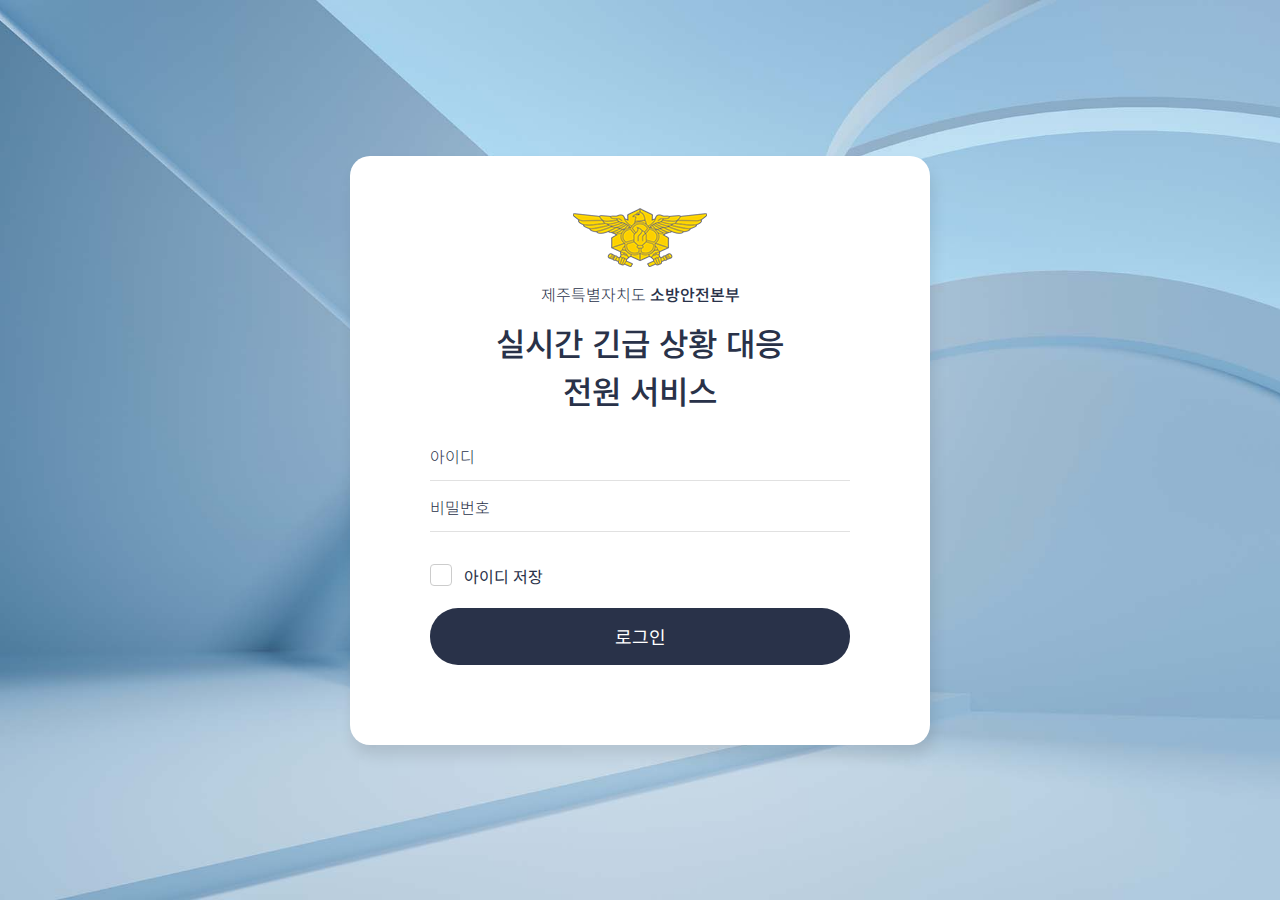
<file: login.html>
<!doctype html>
<html lang="ko">
<head>
<meta charset="utf-8">
<meta name="format-detection" content="telephone=no">
<meta http-equiv="X-UA-Compatible" content="IE=Edge">
<meta name="viewport" content="width=device-width, initial-scale=1.0">
<meta name="description" content="">
<meta name="keywords" content="">

<title>실시간 긴급 상황 대응 전원 서비스</title>
<link rel="stylesheet" href="css/style.css">
<!--[if lt IE 9]>
<script src="js/IE9.js"></script>
<script src="js/html5shiv.min.js"></script>
<script src="js/respond.min.js"></script>
<![endif]-->
</head>

<body class="layout-bgi page-login">

<div class="page-contents">
	<img src="images/logo.png" alt="">
	<p>제주특별자치도 <span>소방안전본부</span></p>
	<h1>실시간 긴급 상황 대응<br>전원 서비스</h1>
	<form>
		<div class="form-item">
			<label for="login-id" class="form-label">아이디</label>
			<input type="text" id="login-id" class="form-field">
		</div>
		<div class="form-item">
			<label for="login-password" class="form-label">비밀번호</label>
			<div>
				<input type="password" id="login-password" class="form-field">

				<!--비밀번호가 다른 경우, form-error에 'active' 클래스를 추가해주세요-->
				<p class="form-error"><i class="ico-warning"></i>비밀번호가 일치하지 않습니다.</p>
			</div>
		</div>
		<label class="checkbox-container" for="saveid">아이디 저장
			<input type="checkbox" id="saveid" name="saveid">
			<span class="checkmark"></span>
		</label>
		<button type="submit" class="btn btn-fill-primary">로그인</button>
	</form>
</div>

</body>
</html>
</file>
<file: css/style.css>
@charset "UTF-8";
@import url("https://fonts.googleapis.com/css?family=Noto+Sans+KR:300,400,500,700&display=swap&subset=korean");
* { -webkit-overflow-scrolling: touch; }

*, *::before, *::after { -webkit-box-sizing: border-box; box-sizing: border-box; }

html, body { min-height: 100%; }

html { font-size: 10px; font-family: "Apple SD Gothic Neo", "애플 SD 산돌고딕 Neo", "Noto Sans KR", "Spoqa Han Sans Neo", "Spoqa Han Sans", "나눔고딕", "NanumGothic", "맑은 고딕", "Malgun Gothic", "돋움", Dotum, sans-serif; font-weight: 400; color: #293249; scroll-behavior: smooth; -webkit-text-size-adjust: none; }

body { background-color: #F7F7FA; }

body, div, dl, dt, dd, ul, ol, li, h1, h2, h3, h4, h5, h6, pre, code, fieldset, form, legend, p, blockquote, th, td, label, input, select, textarea, button, a { margin: 0; padding: 0; }

a, h1, h2, h2, h3, h4, h5, h6, label, input, textarea, select, button, small, p, span, dl, ul, ol, th, td, address, em, i, strong { font-size: inherit; font-family: inherit; font-weight: inherit; line-height: 1.5; color: inherit; }

dl, ol, ul, li { list-style: none; }

h1, h2, h2, h3, h4, h5, h6, address, em, i, strong, th { font-style: normal; }

a { text-decoration: none; }

img { border: 0; }

fieldset { border: none; }

a:focus, button:focus, textarea:focus, input:focus, select:focus, li:focus { outline: none; }

a, button, select { cursor: pointer; }

input[type=button], input[type=submit], select { border: none; background: none; }

input[type=text], input[type=password], input[type=search], input[type=number], input[type=email], input[type=tel], input[type=file], input[type=date], select, textarea { -webkit-appearance: none; border-radius: 0; -webkit-border-radius: 0; }

select { -webkit-appearance: none; -moz-appearance: none; appearance: none; -webkit-box-sizing: border-box !important; box-sizing: border-box !important; vertical-align: middle !important; }

select::-ms-expand { display: none; }

button { border: none; background: transparent; }

table { border-spacing: 0; }

iframe { border: none; }

.btn { display: inline-block; text-align: center; word-break: break-all; white-space: nowrap; vertical-align: middle; }

.btn-fill-primary { background-color: #293249; color: #fff; }

.btn-fill-primary:hover { opacity: 0.6; filter: alpha(opacity=${opacity-ie}); }

.btn-fill-gray { background-color: #D0D0D0; color: #767676; }

.btn-fill-gray:hover { opacity: 0.6; filter: alpha(opacity=${opacity-ie}); }

.collapse { display: none; }

.collapse.in { display: block; }

.btn-collapse { background-size: 24px; background-position: 100% 50%; }

.btn-collapse.collapsed { background-image: url(../images/ico-arrow-down-navy.png) !important; background-repeat: no-repeat; }

.btn-collapse:not(.collapsed) { background-image: url(../images/ico-arrow-up-navy.png) !important; background-repeat: no-repeat; }

input[type=text], input[type=password], input[type=search], input[type=number], input[type=email], input[type=tel], input[type=file], input[type=date], textarea { border: none; }

input[type=text], input[type=password], input[type=search], input[type=number], input[type=email], input[type=tel], input[type=file], input[type=date] { vertical-align: middle; }

input[type=password] { -webkit-text-security: disc; }

select { padding: 8px 36px 8px 16px !important; border: 1px solid #ddd; border-radius: 4px !important; background-color: #fff !important; background-image: url(../images/ico-arrow-down-gray.png) !important; background-repeat: no-repeat; background-size: 20px !important; background-position: right 8px top 50% !important; font-size: 1.2rem !important; line-height: 1.8rem !important; text-align: left !important; text-align-last: left; }

.checkbox-container { display: inline-block; position: relative; padding-left: 34px; font-size: 1.6rem; cursor: pointer; -webkit-user-select: none; -moz-user-select: none; -ms-user-select: none; user-select: none; }

.checkbox-container input { position: absolute; cursor: pointer; opacity: 0; }

.checkbox-container input:checked ~ .checkmark { border: 1px solid #293249; background-color: #293249; }

.checkbox-container input:checked ~ .checkmark:after { display: block; }

.checkbox-container .checkmark { position: absolute; top: 0; left: 0; width: 22px; height: 22px; border: 1px solid #ccc; border-radius: 4px; background-color: #fff; }

.checkbox-container .checkmark:after { content: ''; display: none; position: absolute; top: 50%; left: 50%; width: 6px; height: 12px; margin-top: -8px; margin-left: -3px; border: solid #fff; border-width: 0 2px 2px 0; -webkit-transform: rotate(45deg); transform: rotate(45deg); }

.checkbox-container:hover { color: #293249; }

.checkbox-container:hover input ~ .checkmark { border: 2px solid #293249; }

.form-item { overflow: hidden; padding: 12px 0; border-bottom: 1px solid #e1e1e1; }

.form-label, .form-field { font-size: 1.6rem; }

.form-label { float: left; width: 37.5%; margin-top: 2px; font-weight: 300; }

.form-label + * { float: left; width: 62.5%; }

.form-label + div .form-field { width: 100%; }

.form-error { display: none; margin-top: 4px; font-size: 1.1rem; color: #B41428; vertical-align: middle; }

.form-error.active { display: block; }

.form-error i { display: inline-block !important; width: 16px !important; height: 16px !important; margin-right: 8px; vertical-align: middle; }

img, video { max-width: 100%; height: auto; }

i[class^="ico"] { display: block; width: 24px; height: 24px; background-size: contain; }

.ico-ambulance { background-image: url(../images/ico-ambulance-gray.png) !important; background-repeat: no-repeat; }

.ico-group { background-image: url(../images/ico-group-gray.png) !important; background-repeat: no-repeat; }

.ico-location { background-image: url(../images/ico-location.png) !important; background-repeat: no-repeat; }

.ico-logout { background-image: url(../images/ico-logout.png) !important; background-repeat: no-repeat; }

.ico-point { background-image: url(../images/ico-point-gray.png) !important; background-repeat: no-repeat; }

.ico-profile { background-image: url(../images/ico-profile.png) !important; background-repeat: no-repeat; }

.ico-search { background-image: url(../images/ico-search.png) !important; background-repeat: no-repeat; }

.ico-warning { background-image: url(../images/ico-warning.png) !important; background-repeat: no-repeat; }

.active .ico-ambulance { background-image: url(../images/ico-ambulance-white.png) !important; background-repeat: no-repeat; }

.active .ico-group { background-image: url(../images/ico-group-white.png) !important; background-repeat: no-repeat; }

.active .ico-point { background-image: url(../images/ico-point-white.png) !important; background-repeat: no-repeat; }

.layout-header { overflow: hidden; position: absolute; top: 0; right: 0; left: 0; width: 100%; height: 84px; padding: 0 24px; background-color: #293249; }

@media screen and (max-width: 1199px) { .layout-header { text-align: center; } }

@media screen and (min-width: 1200px) { .layout-header { padding: 0 32px; } }

.header-logo { display: block; margin-top: 27px; padding-left: 62px; background-image: url(../images/logo.png) !important; background-repeat: no-repeat; background-size: 46px; background-position: 0 50% !important; font-size: 12px; font-weight: 700; color: #fff; }

@media screen and (max-width: 1199px) { .header-logo { position: absolute; } }

@media screen and (min-width: 1200px) { .header-logo { display: block; float: left; margin-top: 25px; padding-left: 88px; background-size: 72px; font-size: 14px; } }

.nav-menu { overflow: hidden; display: inline-block; height: 100%; padding: 8px 0; }

@media screen and (min-width: 1200px) { .nav-menu { margin-left: 72px; } }

.nav-menu a { display: block; float: left; width: 80px; height: 100%; padding: 12px 0; border-radius: 8px; font-size: 12px; text-align: center; color: #B8C5E1; }

@media screen and (min-width: 1200px) { .nav-menu a { width: 100px; font-size: 14px; } }

.nav-menu a.active { background-color: #3b486a; font-weight: 700; color: #fff; }

.nav-menu i { margin: 0 auto 2px; }

.nav-right { position: absolute; top: 30px; right: 24px; }

@media screen and (min-width: 1200px) { .nav-right { top: 13px; right: 32px; } }

.nav-account { max-width: 100px; overflow: hidden; text-overflow: ellipsis; white-space: nowrap; font-size: 12px; font-weight: 500; color: #B8C5E1; }

@media screen and (max-width: 1199px) { .nav-account { text-decoration: underline; } }

@media screen and (min-width: 1200px) { .nav-account { max-width: 236px; padding: 11px 20px; border-radius: 27px; background-color: #3b486a; font-size: 14px; color: #fff; } }

.nav-account i { width: 32px; height: 32px; margin-right: 12px; }

@media screen and (max-width: 1199px) { .nav-account i { display: none; } }

@media screen and (min-width: 1200px) { .nav-account i { display: inline-block; vertical-align: middle; } }

.btn-logout { width: 24px; height: 24px; margin-left: 16px; }

@media screen and (max-width: 1199px) { .btn-logout { overflow: hidden; text-indent: -9999px; color: transparent; text-shadow: none; } }

.layout-bgi, .layout-map { position: absolute; top: 0; right: 0; bottom: 0; left: 0; min-width: 768px; }

.layout-bgi { background-size: cover; background-position: 50% 50%; }

.layout-map .wrap-map { position: absolute; top: 84px; right: 0; bottom: 0; left: 0; }

.page-login { display: -webkit-box; display: -ms-flexbox; display: flex; -webkit-box-align: center; -ms-flex-align: center; align-items: center; background-image: url(../images/bg-login.jpg) !important; background-repeat: no-repeat; }

.page-login .page-contents { position: relative; width: 62.5%; max-width: 580px; margin: auto; padding: 52px 80px 80px; background-color: #fff; border-radius: 20px; -webkit-box-shadow: 3px 10px 15px rgba(0, 0, 0, 0.1); box-shadow: 3px 10px 15px rgba(0, 0, 0, 0.1); text-align: center; }

.page-login .page-contents > p { margin: 12px 0; font-size: 1.2rem; font-weight: 300; }

.page-login .page-contents > p span { font-weight: 500; }

.page-login .page-contents > h1 { font-size: 2.4rem; font-weight: 500; }

.page-login .page-contents form { margin-top: 8px; text-align: left; }

.page-login .page-contents form .checkbox-container { margin-top: 16px; }

.page-login .page-contents form .btn { display: block; width: 100%; margin-top: 20px; padding: 14px 24px; border-radius: 22px; font-size: 1.4rem; }

@media screen and (min-width: 1200px) { .page-login .page-contents > p { font-size: 1.6rem; }
  .page-login .page-contents > h1 { font-size: 3.2rem; }
  .page-login .page-contents form { margin-top: 16px; }
  .page-login .page-contents form .checkbox-container { margin-top: 32px; }
  .page-login .page-contents form .btn { padding: 15px 24px; border-radius: 28px; font-size: 1.8rem; } }

.layout-contents { position: absolute; top: 84px; bottom: 0; left: 0; width: 300px; }

@media screen and (min-width: 1200px) { .layout-contents { width: 360px; } }

.layout-contents .list-contents { overflow: auto; position: absolute; top: 0; bottom: 0; left: 0; width: 100%; background-color: #fff; -webkit-box-shadow: 3px 10px 15px rgba(0, 0, 0, 0.1); box-shadow: 3px 10px 15px rgba(0, 0, 0, 0.1); z-index: 10; }

.layout-contents .list-title { padding: 16px 20px; font-size: 1.6rem; font-weight: 700; }

@media screen and (min-width: 1200px) { .layout-contents .list-title { font-size: 1.8rem; } }

.layout-contents .list-title span { font-weight: 300; }

.layout-contents .form-filter { position: relative; padding: 8px 20px 8px 72px; border-top: 1px solid #e1e1e1; border-bottom: 1px solid #e1e1e1; background: rgba(41, 50, 73, 0.05); }

.layout-contents .form-filter label { position: absolute; top: 18px; left: 20px; font-size: 1.2rem; }

.layout-contents .form-filter select { width: 100%; }

.layout-contents .form-search { position: relative; padding: 8px 56px 8px 20px; border-top: 1px solid #e1e1e1; border-bottom: 1px solid #e1e1e1; background: #f4f4f4; }

.layout-contents .form-search input[type=search] { padding: 8px 16px; border: 1px solid #ddd; border-radius: 4px; width: 100%; border-bottom-right-radius: 0; border-top-right-radius: 0; border-bottom-left-radius: 4px; border-top-left-radius: 4px; font-size: 1.2rem; }

.layout-contents .form-search input[type=search]:focus { border: 1px solid #ccc; }

.layout-contents .form-search button[type=submit] { position: absolute; top: 8px; right: 20px; width: 36px; height: 36px; border-bottom-right-radius: 4px; border-top-right-radius: 4px; background-color: #293249; background-size: 24px; background-position: 50% 50% !important; overflow: hidden; text-indent: -9999px; color: transparent; text-shadow: none; }

.layout-contents .form-search select { width: 100%; }

.layout-contents .list-caption { display: block; margin: 16px 20px 8px; font-size: 1.2rem; color: #8493ba; }

.layout-contents .list-caption span { font-weight: 700; }

.layout-contents .list { padding-bottom: 24px; }

.layout-contents .list > li { padding: 0 20px; }

.layout-contents .list > li:first-child > button { border-top: 1px solid #e1e1e1; }

.layout-contents .list-item.active.item-blue { position: relative; }

.layout-contents .list-item.active.item-blue:after { content: ''; display: block; position: absolute; top: 0; right: 0; bottom: 0; width: 8px; background-color: #126CBB; }

.layout-contents .list-item.active.item-navy:not(.item-collapse) { position: relative; }

.layout-contents .list-item.active.item-navy:not(.item-collapse):after { content: ''; display: block; position: absolute; top: 0; right: 0; bottom: 0; width: 8px; background-color: #293249; }

.layout-contents .list-item.active.item-navy .label-oval { background-color: #293249; font-weight: 700; color: #fff; }

.layout-contents .list-item.active.item-red { position: relative; }

.layout-contents .list-item.active.item-red:after { content: ''; display: block; position: absolute; top: 0; right: 0; bottom: 0; width: 8px; background-color: #B41428; }

.layout-contents .list-item button { display: block; width: 100%; padding: 16px 0; border-bottom: 1px solid #e1e1e1; font-size: 1.2rem; text-align: left; }

.layout-contents .list-item .label-oval { display: inline-block; width: 20px; height: 20px; margin-right: 12px; border-radius: 50%; background-color: #f4f4f4; font-size: 1.2rem; text-align: center; vertical-align: middle; line-height: 2rem; }

.layout-contents .list-item .label-oval + div { display: inline-block; vertical-align: middle; }

.layout-contents .list-item h5 { display: inline-block; margin-right: 12px; font-size: 1.4rem; font-weight: 500; }

.layout-contents .list-item.item-red h5 { color: #B41428; }

.layout-contents .list-item.item-blue h5 { color: #126CBB; }

.layout-contents .list-item ul { margin-top: 4px; }

.layout-contents .list-item ul > li { display: inline-block; vertical-align: middle; }

.layout-contents .list-item ul > * { position: relative; padding-right: 16px; }

.layout-contents .list-item ul > *:after { content: ''; display: block; position: absolute; top: 50%; margin-top: -5px; right: 6px; width: 1px; height: 10px; background-color: #e1e1e1; opacity: 1; }

.layout-contents .list-item ul > *:last-child { padding-right: 0; }

.layout-contents .list-item ul > *:last-child:after { width: 0; }

.layout-contents .item-collapse > ol.collapse { margin-left: 32px; }

.layout-contents .item-collapse .btn-collapse:not(.collapsed) .label-oval { background-color: #293249; font-weight: 700; color: #fff; }

.layout-contents .item-collapse .list-item.active.item-blue:after, .layout-contents .item-collapse .list-item.active.item-red:after { right: -20px; }

.layout-contents .btn-close { position: absolute; top: 20px; right: -44px; width: 44px; height: 44px; border-left: 1px solid #e1e1e1; border-bottom-right-radius: 4px; border-top-right-radius: 4px; background-color: #fff; background-image: url(../images/ico-close-navy.png) !important; background-repeat: no-repeat; background-position: 50% 50% !important; background-size: 20px; -webkit-box-shadow: 3px 10px 15px rgba(0, 0, 0, 0.1); box-shadow: 3px 10px 15px rgba(0, 0, 0, 0.1); overflow: hidden; text-indent: -9999px; color: transparent; text-shadow: none; z-index: 10; }

@media screen and (min-width: 1200px) { .layout-contents .btn-close { right: -52px; width: 52px; height: 52px; background-size: 24px; } }

.item-nationalpoint { position: absolute; }

.item-nationalpoint label { padding: 2px 4px; background: #F6B505; font-size: 1.2rem; font-weight: 700; }

@media screen and (min-width: 1200px) { .item-nationalpoint label { padding: 4px 8px; font-size: 1.4rem; } }

.item-nationalpoint i { display: block; width: 24px; height: 24px; margin: 2px auto 0; }

@media screen and (min-width: 1200px) { .item-nationalpoint i { width: 32px; height: 32px; margin-top: 4px; } }

.modal { display: none; overflow: hidden; position: fixed; top: 0; right: 0; bottom: 0; left: 0; z-index: 500; -webkit-overflow-scrolling: touch; outline: 0; }

.modal-open { overflow: hidden; }

.modal-open .modal.in { overflow-x: hidden; overflow-y: auto; display: -webkit-box !important; display: -ms-flexbox !important; display: flex !important; height: 100%; }

.modal-open .modal.in .modal-dialog { margin: auto; }

.modal-dialog { position: relative; width: auto; margin: 10px; }

.modal-content { position: relative; padding: 40px 80px 64px; background-color: #fff; border-radius: 20px; -webkit-box-shadow: 3px 10px 15px rgba(0, 0, 0, 0.1); box-shadow: 3px 10px 15px rgba(0, 0, 0, 0.1); outline: 0; }

.modal-backdrop { position: fixed; top: 0; right: 0; bottom: 0; left: 0; z-index: 400; background-color: #000; }

.modal-backdrop.fade { opacity: 0; }

.modal-backdrop.in { opacity: 0.5; }

.modal-header { padding-bottom: 24px; border-bottom: 1px solid #293249; }

.modal-header h3 { font-size: 2.4rem; font-weight: 700; text-align: center; }

.modal-header h3 span { font-weight: 300; }

.modal-header .close { position: absolute; top: -64px; right: 0; width: 40px; height: 40px; background-image: url(../images/ico-close-white.png) !important; background-repeat: no-repeat; background-size: 40px; background-position: 50% 50% !important; overflow: hidden; text-indent: -9999px; color: transparent; text-shadow: none; }

.modal-body { position: relative; }

.modal-footer { padding-top: 52px; }

.modal-scrollbar-measure { position: absolute; top: -9999px; width: 50px; height: 50px; overflow: scroll; }

@media (min-width: 560px) { .modal-dialog { margin: 30px auto; }
  .modal-content { -webkit-box-shadow: 0 5px 15px rgba(0, 0, 0, 0.5) 10px 15px rgba(0, 0, 0, 0.1); box-shadow: 0 5px 15px rgba(0, 0, 0, 0.5) 10px 15px rgba(0, 0, 0, 0.1); }
  .modal-sm { width: 300px; } }

@media screen and (min-width: 1680px) { .modal-lg { width: 1100px; } }

.modal-account { width: 640px; }

.modal-account .modal-body form > div { margin-top: 32px; }

.modal-account .modal-footer { overflow: hidden; text-align: center; }

.modal-account .modal-footer .btn { padding: 14px 24px; border-radius: 22px; font-size: 1.4rem; width: 160px; }

@media screen and (min-width: 1200px) { .modal-account .modal-footer .btn { padding: 15px 24px; border-radius: 28px; font-size: 1.8rem; width: 180px; } }

.modal-account .modal-footer .btn:not(:first-child) { margin-left: 12px; }

.modal-patient { width: 720px; }

@media screen and (min-width: 1200px) { .modal-patient { width: 880px; } }

.modal-patient .modal-body .box { margin-bottom: 32px; padding: 16px 20px; background-color: #f4f4f4; font-size: 1.4rem; text-align: center; }

.modal-patient .modal-body .box span { font-weight: 700; }

.modal-patient .modal-body .contents { overflow: hidden; position: relative; }

.modal-patient .modal-body .list, .modal-patient .modal-body .modal-map { width: 45%; }

.modal-patient .modal-body .list dl { overflow: hidden; padding: 16px 0; border-bottom: 1px solid #e1e1e1; font-size: 1.6rem; }

.modal-patient .modal-body .list dl dt { clear: both; float: left; width: 30%; margin-right: 40px; }

.modal-patient .modal-body .list dl dd { overflow: hidden; }

.modal-patient .modal-body .list dt { font-weight: 300; }

.modal-patient .modal-body .modal-map { position: absolute; top: 0; right: 0; bottom: 0; }
</file>
